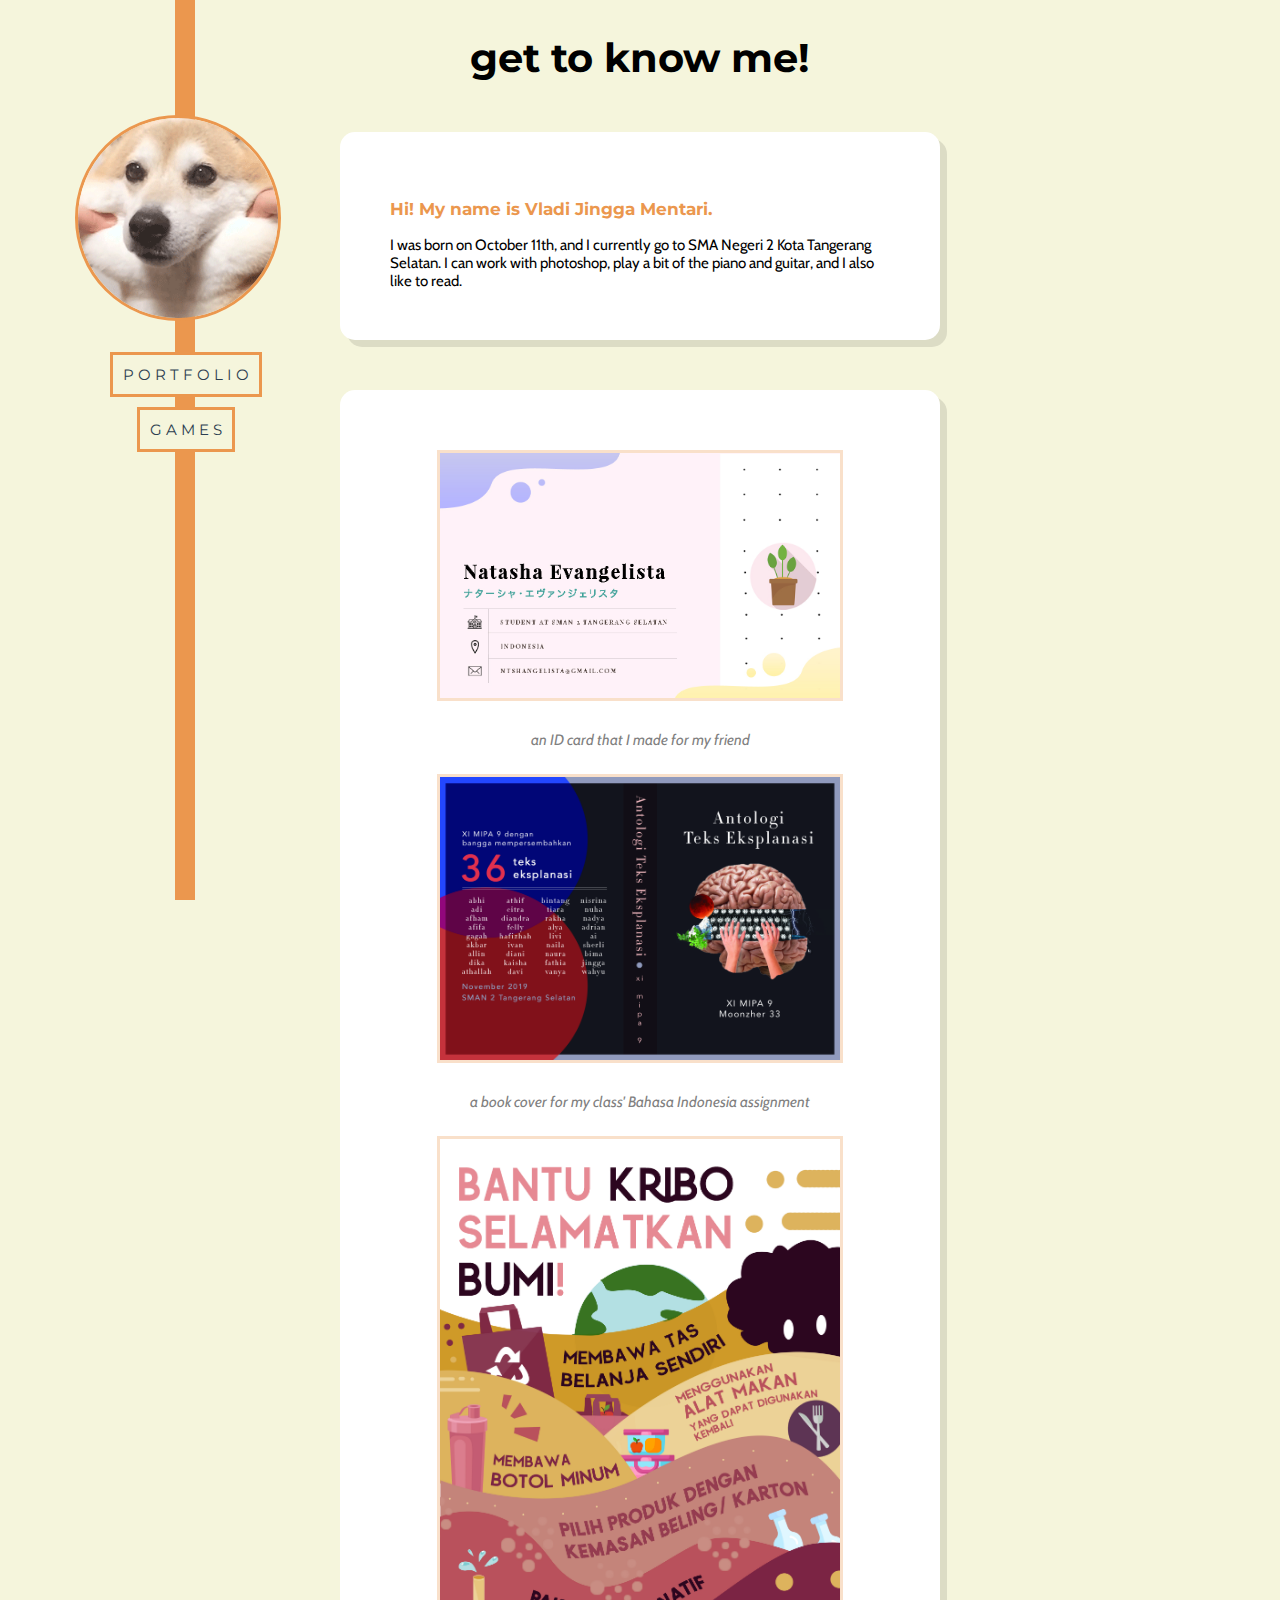
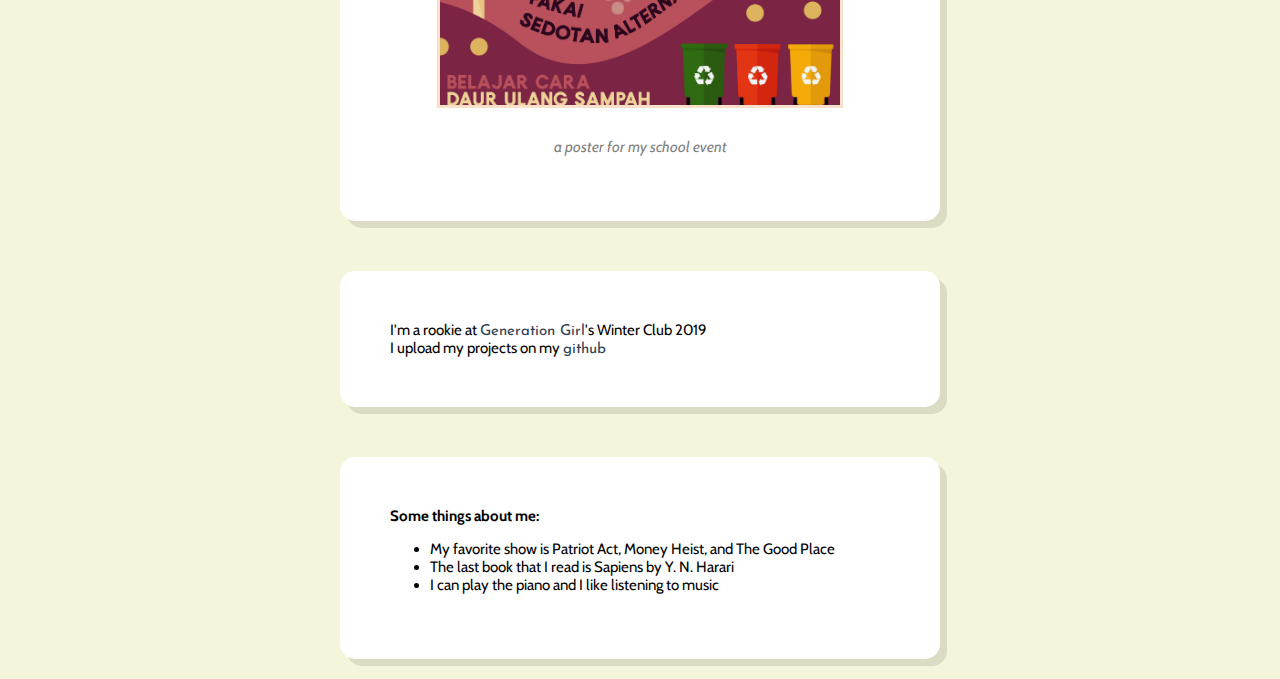
<file: index.html>
<!DOCTYPE html>
<html>
    <head>
        <meta charset="utf-8">
        <link href="https://fonts.googleapis.com/css?family=Assistant|Josefin+Sans|Just+Me+Again+Down+Here&display=swap" rel="stylesheet">
        <link rel="stylesheet" type="text/css" href="style.css">
        <link href="https://fonts.googleapis.com/css?family=Cabin|Montserrat|Roboto+Mono&display=swap" rel="stylesheet">
        <title>first task woop</title>
    </head>
    <body>
        <header><h2>get to know me!</h2></header>
    <!-- PROFILE -->
    <div class="container1">
        <div class="line"></div>
        <div class="photo">
            <img src="shib.gif" alt="shib">
        </div>
        <div class="nav">
    
            <a class="active" href="#portfolio">P O R T F O L I O</a><br><br><br>
            <a href="trialgame.html">G A M E S</a>
        </div>

    </div>

        <div class="profile">
            <h3>Hi! My name is Vladi Jingga Mentari. </h3>I was born on October 11th, and I currently go to 
            SMA Negeri 2 Kota Tangerang Selatan. I can work with photoshop, play a bit of the piano and guitar,
            and I also like to read. 
        </div>
        
        <div class="edits">
            <span class="imgs">
                <img style="width: 80%;"src="idcard.jpg" alt="idcard"><br>
                <p><i>an ID card that I made for my friend</i></p>
                <img style="width: 80%;" src="cover.jpg" alt="cover"><br>
                <p><i>a book cover for my class' Bahasa Indonesia assignment</i></p>
                <img style="width: 80%;" src="posterenv.jpg" alt="posterenv"><br>
                <p><i>a poster for my school event</i></p>
            
            </span>
        </div>

   

        <!-- link -->

            <div class="link">
                I'm a rookie at <a href="https://www.generationgirl.org">Generation Girl</a>'s Winter Club 2019
                <br>I upload my projects on my <a href="http://www.github.com/velkyrie">github</a>
            </div>

        <!-- list -->

            <div class="list">
                <b>Some things about me:</b>
                <ul>
                    <li>My favorite show is Patriot Act, Money Heist, and The Good Place</li>
                    <li>The last book that I read is Sapiens by Y. N. Harari</li>
                    <li>I can play the piano and I like listening to music</li>
                
                </ul>
                    
            </div>
    </body>
</html>
</file>
<file: style.css>
*{
    font-family: 'Cabin';
    font-size: 15px;
}

body {
    background-color:beige;
    
}
.container1{
    margin:10px;
}

.line{
    background-color: rgba(235, 151, 78, 1);
    height: 100%;
    width: 20px;
    position: fixed;
    margin-top: -115px;
    left: 175px;
}

header, h2 {
    font-family: 'Montserrat';
    font-size: 40px;
    text-align: center;
    
    
}

.nav {
    left: 100px;
    position: fixed;
    margin-top: 250px;
    text-align: center;
}

.nav a{
   margin: 10px;
   background-color: beige;
   font-size: 15px;
   border: #eb974e solid;
   padding: 10px;
   text-align: center;
   margin-top: 40px;
   font-family: 'Montserrat';
   position:relative;
  z-index: 1;

}

.profile h3{
    font-size: 17px;
    color: rgba(235, 151, 78, 1);
    font-family: 'Montserrat';
    text-align: left;
}

.nav a:hover{
    color:#eb974e;
    font-style: oblique;
}

.nav a:after{
    display: block;
    position: absolute;
    top: 0;
    left: 0;
    bottom: 0;
    right: 0;
    width: 100%;
    height: 1px;
    content: '.';
    color: transparent;
    background:rgba(235, 151, 78, 1);
    visibility: none;
    opacity: 0;
    z-index: -1;
}

.nav a:hover:after{
    opacity: 1;
    visibility: visible;
    height: 100%;
}

  .edits{
    background: white;
    width:500px;
    padding: 50px;
    border-radius: 15px 15px 15px 15px;
    margin:  0 auto;
    margin-top: 50px;
    margin-bottom: 20px;
    box-shadow: 7px 7px rgba(0,0,0, 0.1);
    text-align: center;
  }

    .imgs img{
        margin:10px;
        border: solid rgba(235, 151, 78, 0.3);
        
    }

    .imgs p{
        font-family: 'Montserrat';
        color: grey;

    }
.photo img{
    width: 200px;
    height: 200px;
    border-radius: 50%;
    border: solid rgba(235, 151, 78, 1);
    z-index: auto;
    position: fixed;
    left:75px;
}
a{
    color: #2c3e50;
    text-decoration: none;
    font-family: 'Josefin Sans';
}

.link, .list, .profile {
    background: white;
    width: 500px;
    padding: 50px;
    border-radius: 15px 15px 15px 15px;
    margin:  0 auto;
    margin-top: 50px;
    margin-bottom: 20px;
    box-shadow: 7px 7px rgba(0,0,0, 0.1);
}

.titlee{
    margin:  0 auto;
    margin-top: 100px;
    margin-left:400px;
}

.titlee h3{
    font-size: 17px;
    color: rgba(235, 151, 78, 1);
    font-family: 'Montserrat';
    

}

.battleship img{
    width: 120px;
    height: 120px;
    padding: 15px;
    margin: 10px;

}

.battleship {
    margin-left: 300px;
    padding: 15px;
    
    
}


@-webkit-keyframes fill {
    0% {
      width: 0%;
      height: 1px;
    }
    50% {
      width: 100%;
      height: 1px;
    }
    100% {
      width: 100%;
      height: 100%;
      background: #333;
    }
  }
</file>
